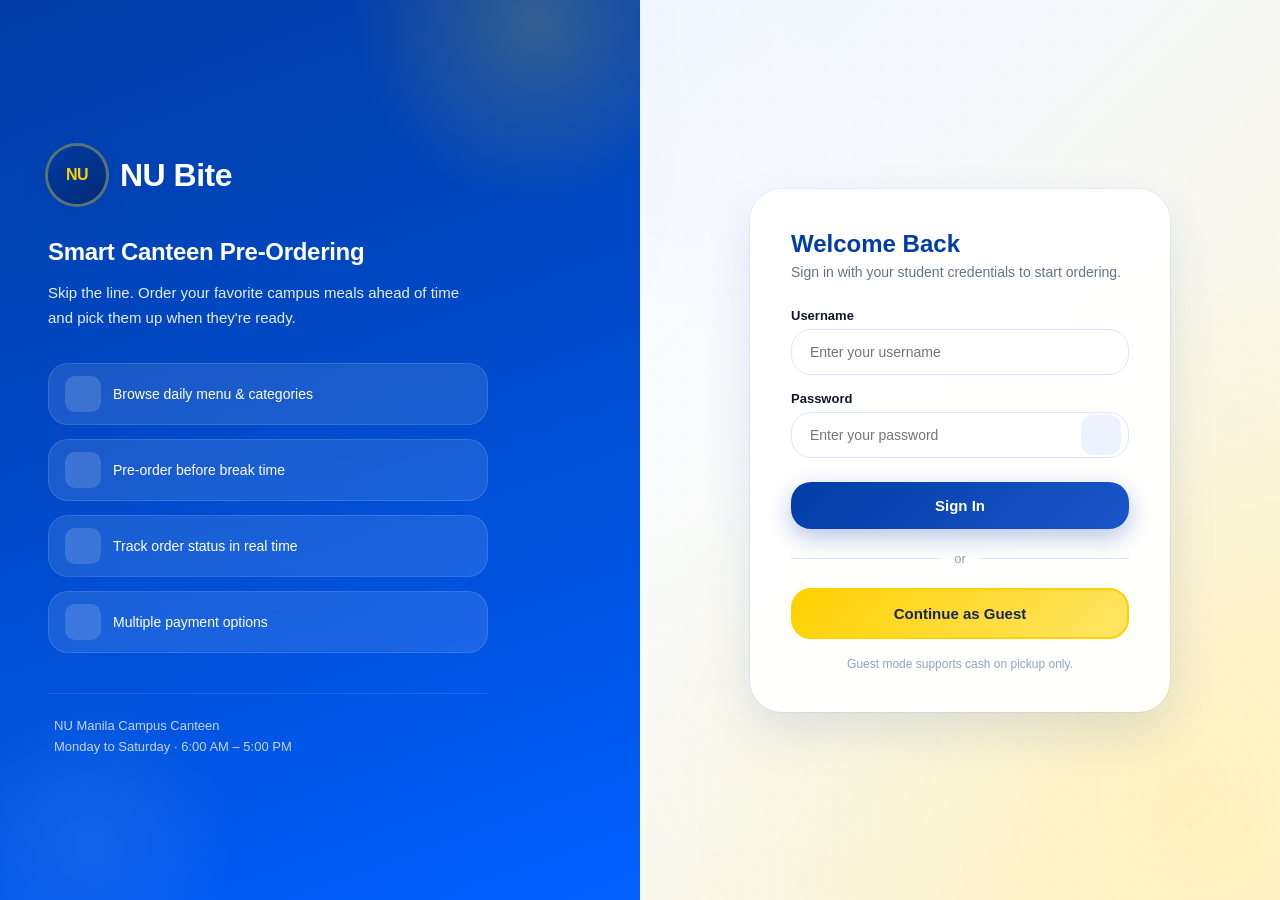
<file: index.html>
<!DOCTYPE html>
<html lang="en">
<head>
  <meta charset="UTF-8">
  <meta name="viewport" content="width=device-width, initial-scale=1.0">
  <meta http-equiv="refresh" content="0; url=login/login.html">
  <title>NU Bite</title>
</head>
<body>
  <p>Redirecting to <a href="login/login.html">NU Bite Login</a>...</p>
</body>
</html>
</file>
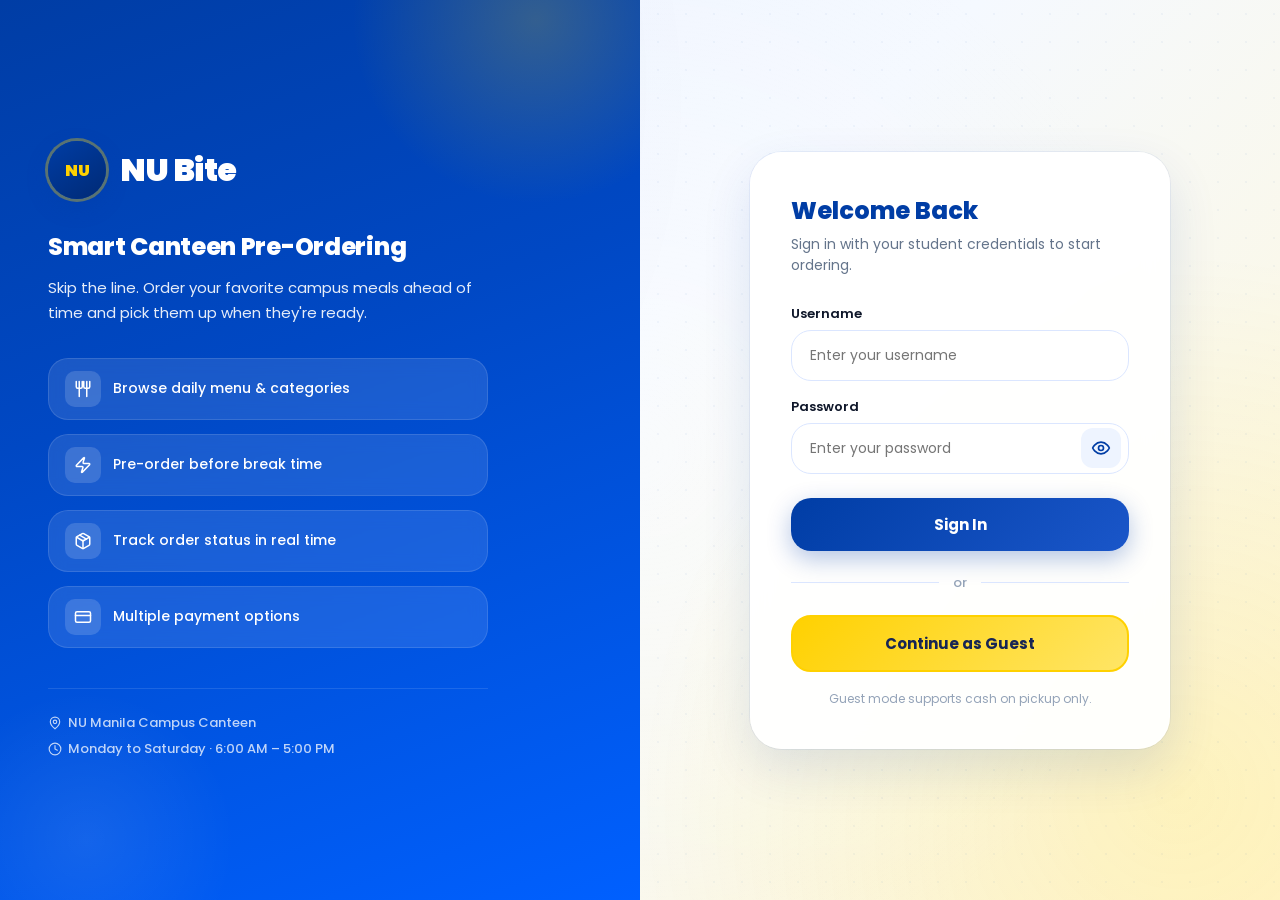
<file: admin/admin.html>
<!DOCTYPE html>
<html lang="en">
<head>
  <meta charset="UTF-8">
  <meta name="viewport" content="width=device-width, initial-scale=1.0">
  <title>NU Bite | Admin</title>
  <link rel="stylesheet" href="admin.css">
</head>
<body>

<div class="toast-container" id="toastContainer"></div>

<div class="admin-app">
  <aside class="sidebar">
    <div class="brand">
      <div class="logo">NU</div>
      <div>
        <h2>NU Bite</h2>
        <p id="adminBrandSub">Stall Dashboard</p>
      </div>
    </div>

    <div class="stall-admin-badge" id="stallAdminBadge">Stall 1</div>

    <nav>
      <button class="nav-btn active" onclick="showAdminTab('pending', this)">
        <span class="nav-icon" data-icon="clipboard"></span> Pending Orders
      </button>
      <button class="nav-btn" onclick="showAdminTab('completed', this)">
        <span class="nav-icon" data-icon="check-circle"></span> Completed Orders
      </button>
      <button class="nav-btn" onclick="showAdminTab('menu', this)">
        <span class="nav-icon" data-icon="utensils"></span> Menu Management
      </button>
      <button class="nav-btn" onclick="showAdminTab('reports', this)">
        <span class="nav-icon" data-icon="chart"></span> Sales & Reports
      </button>
      <button class="nav-btn" onclick="showAdminTab('feedback', this)">
        <span class="nav-icon" data-icon="message"></span> Feedback
      </button>
      <button class="nav-btn" onclick="showAdminTab('about', this)">
        <span class="nav-icon" data-icon="info"></span> About
      </button>
      <button class="nav-btn" onclick="showAdminTab('features', this)">
        <span class="nav-icon" data-icon="sparkles"></span> Features / Solution
      </button>
    </nav>

    <button class="logout-btn" onclick="logout()">Logout</button>
  </aside>

  <main class="main-panel">
    <div class="panel-header" id="panelHeader">
      <div>
        <h1 id="panelTitle">Pending Orders</h1>
        <p id="panelSubtitle">Manage incoming canteen orders in real time</p>
      </div>
      <div class="stats-row">
        <div class="stat-card">
          <span class="stat-value" id="statPending">0</span>
          <span class="stat-label">Pending</span>
        </div>
        <div class="stat-card gold">
          <span class="stat-value" id="statCompleted">0</span>
          <span class="stat-label">Completed</span>
        </div>
      </div>
    </div>

    <div class="admin-tools" id="adminTools">
      <div class="search-wrap">
        <span class="search-icon" data-icon="search" data-icon-size="sm" aria-hidden="true"></span>
        <input type="text" id="searchOrder" placeholder="Search order ID..." onkeyup="loadOrders()">
      </div>
      <input type="date" id="dateFilter" onchange="loadOrders()">
      <button type="button" class="btn-clear" onclick="clearFilters()">Clear Filters</button>
    </div>

    <section id="pendingTab">
      <div id="ordersContainer"></div>
    </section>

    <section id="completedTab" style="display:none;">
      <div id="completedContainer"></div>
    </section>

    <section id="aboutTab" style="display:none;">
      <div id="aboutMount"></div>
    </section>

    <section id="featuresTab" style="display:none;">
      <div id="featuresMount"></div>
    </section>

    <section id="menuTab" style="display:none;">
      <div class="menu-admin-header">
        <h2 id="menuAdminTitle">Menu Management</h2>
        <p id="menuAdminDesc">Manage menu items available at your stall.</p>
        <p id="menuCountLabel" class="feedback-count-label"></p>
      </div>
      <div class="menu-admin-toolbar">
        <button type="button" class="btn-add" onclick="openMenuForm()">+ Add Item</button>
        <div class="search-wrap">
          <span class="search-icon" data-icon="search" data-icon-size="sm" aria-hidden="true"></span>
          <input type="text" id="menuSearchAdmin" placeholder="Search menu items..." onkeyup="loadMenuAdmin()">
        </div>
        <select id="menuCategoryFilter" onchange="loadMenuAdmin()">
          <option value="">All categories</option>
          <option value="Breakfast">Breakfast</option>
          <option value="Lunch">Lunch</option>
          <option value="Drinks">Drinks</option>
        </select>
        <select id="menuStallFilter" onchange="loadMenuAdmin()">
          <option value="">All stalls</option>
          <option value="1">Stall 1</option>
          <option value="2">Stall 2</option>
          <option value="3">Stall 3</option>
        </select>
        <button type="button" class="btn-clear" onclick="clearMenuFilters()">Clear Filters</button>
      </div>
      <div id="menuAdminList"></div>
    </section>

    <section id="reportsTab" style="display:none;">
      <div id="reportsContainer"></div>
    </section>

    <section id="feedbackTab" style="display:none;">
      <div class="feedback-admin-header">
        <h2>Customer Feedback</h2>
        <p>View insights from students and guests about service, food quality, the NU Bite system, ambiance, and more.</p>
        <p id="feedbackCountLabel" class="feedback-count-label"></p>
      </div>
      <div class="feedback-admin-tools">
        <div class="search-wrap">
          <span class="search-icon" data-icon="search" data-icon-size="sm" aria-hidden="true"></span>
          <input type="text" id="feedbackSearch" placeholder="Search name or comments..." onkeyup="loadAdminFeedback()">
        </div>
        <input type="date" id="feedbackDateFilter" onchange="loadAdminFeedback()">
        <select id="feedbackRoleFilter" onchange="loadAdminFeedback()">
          <option value="">All roles</option>
          <option value="Student">Student</option>
          <option value="Guest">Guest</option>
        </select>
        <button type="button" class="btn-clear" onclick="clearFeedbackFilters()">Clear Filters</button>
      </div>
      <div id="feedbackContainer"></div>
    </section>
  </main>
</div>

<div class="logout-modal menu-form-modal" id="menuFormModal">
  <div class="logout-box">
    <h2 id="menuFormTitle">Add Menu Item</h2>
    <form id="menuItemForm" onsubmit="saveMenuItem(event)">
      <div class="menu-form-field">
        <label for="menuItemName">Item Name</label>
        <input type="text" id="menuItemName" placeholder="e.g. Pork Adobo" required>
      </div>
      <div class="menu-form-field">
        <label for="menuItemCategory">Category</label>
        <select id="menuItemCategory" required>
          <option value="Breakfast">Breakfast</option>
          <option value="Lunch">Lunch</option>
          <option value="Drinks">Drinks</option>
        </select>
      </div>
      <div class="menu-form-field">
        <label for="menuItemPrice">Price (₱)</label>
        <input type="number" id="menuItemPrice" min="0" step="1" placeholder="75" required>
      </div>
      <div class="menu-form-field">
        <label for="menuItemImg">Image Path</label>
        <input type="text" id="menuItemImg" placeholder="../images/item-name.png">
        <p class="menu-form-hint">Place image in the images folder, then use path like ../images/your-file.png</p>
      </div>
      <label class="menu-form-check">
        <input type="checkbox" id="menuItemPopular">
        Mark as Popular
      </label>
      <div class="menu-form-field" id="menuStallField">
        <label>Stall assignment</label>
        <label class="menu-form-check"><input type="checkbox" name="menuStall" value="1" checked> Stall 1</label>
        <label class="menu-form-check"><input type="checkbox" name="menuStall" value="2" checked> Stall 2</label>
        <label class="menu-form-check"><input type="checkbox" name="menuStall" value="3" checked> Stall 3</label>
      </div>
      <div class="menu-form-actions">
        <button type="button" class="cancel-btn" onclick="closeMenuForm()">Cancel</button>
        <button type="submit" class="confirm-btn">Save Item</button>
      </div>
    </form>
  </div>
</div>

<div class="logout-modal" id="logoutModal">
  <div class="logout-box">
    <div class="logout-icon" data-icon="log-out"></div>
    <h2>Logout?</h2>
    <p>Are you sure you want to logout from the admin panel?</p>

    <div class="logout-actions">
      <button class="cancel-btn" onclick="closeLogoutModal()">Cancel</button>
      <button class="confirm-btn" onclick="confirmLogout()">Yes, Logout</button>
    </div>
  </div>
</div>

<script src="../shared/icons.js"></script>
<script src="../shared/menu-data.js"></script>
<script src="../shared/admin-auth.js"></script>
<script src="../shared/about.js"></script>
<script src="../shared/features.js"></script>
<script src="../shared/feedback.js"></script>
<script src="menu-admin.js"></script>
<script src="stall-reports.js"></script>
<script src="admin.js"></script>
</body>
</html>
</file>
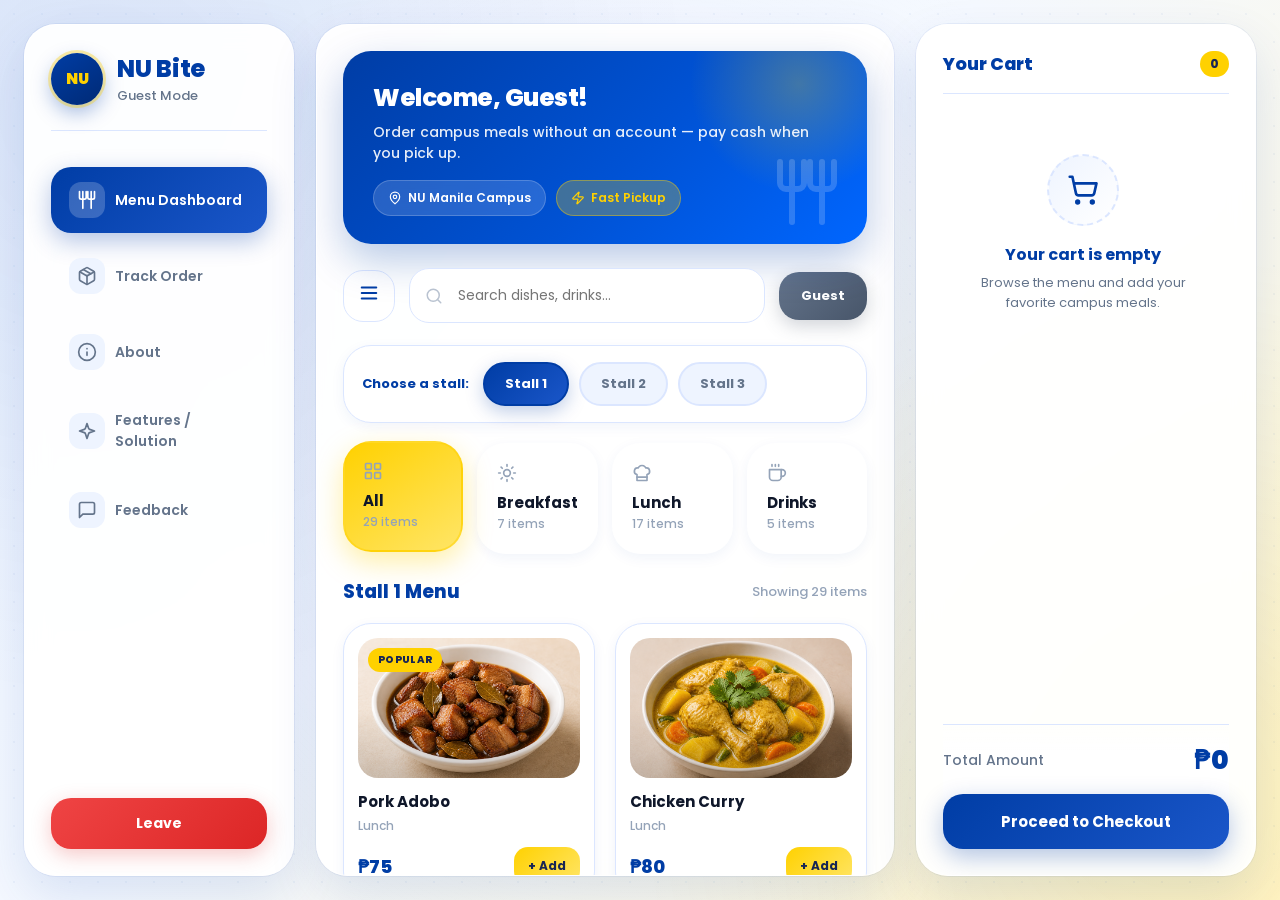
<file: guest/guest.html>
<!DOCTYPE html>
<html lang="en">
<head>
  <meta charset="UTF-8">
  <meta name="viewport" content="width=device-width, initial-scale=1.0">
  <title>NU Bite | Guest</title>
  <link rel="stylesheet" href="guest.css">
</head>
<body>

<div class="toast-container" id="toastContainer"></div>

<div class="student-app">
  <aside class="sidebar">
    <div class="brand">
      <div class="logo">NU</div>
      <div>
        <h2>NU Bite</h2>
        <p>Guest Mode</p>
      </div>
    </div>

    <nav>
      <button class="nav-btn active" onclick="showTab('menuTab', this)">
        <span class="nav-icon" data-icon="utensils"></span> Menu Dashboard
      </button>
      <button class="nav-btn" onclick="showTab('trackTab', this)">
        <span class="nav-icon" data-icon="package"></span> Track Order
      </button>
      <button class="nav-btn" onclick="showTab('aboutTab', this)">
        <span class="nav-icon" data-icon="info"></span> About
      </button>
      <button class="nav-btn" onclick="showTab('featuresTab', this)">
        <span class="nav-icon" data-icon="sparkles"></span> Features / Solution
      </button>
      <button class="nav-btn" onclick="showTab('feedbackTab', this)">
        <span class="nav-icon" data-icon="message"></span> Feedback
      </button>
    </nav>

    <button class="logout-btn" onclick="logout()">Leave</button>
  </aside>

  <main class="main-panel">
    <section id="menuTab" class="tab active">
      <div class="menu-hero">
        <div class="menu-hero-deco" data-icon="utensils" aria-hidden="true"></div>
        <div class="menu-hero-content">
          <h1 id="greeting">Welcome, Guest!</h1>
          <p>Order campus meals without an account — pay cash when you pick up.</p>
          <div class="hero-meta">
            <span class="hero-badge"><span data-icon="map-pin" data-icon-size="sm"></span> NU Manila Campus</span>
            <span class="hero-badge gold"><span data-icon="zap" data-icon-size="sm"></span> Fast Pickup</span>
          </div>
        </div>
      </div>

      <div class="topbar">
        <button class="hamburger" aria-label="Menu"><span data-icon="menu"></span></button>
        <div class="search-wrap">
          <span class="search-icon" data-icon="search" data-icon-size="sm" aria-hidden="true"></span>
          <input id="searchFood" placeholder="Search dishes, drinks..." onkeyup="displayMenu()">
        </div>
        <span class="student-badge">Guest</span>
      </div>

      <div class="stall-bar" id="stallBar">
        <span class="stall-bar-label">Choose a stall:</span>
        <button type="button" class="stall-btn active" data-stall="1" onclick="selectStall(1, this)">Stall 1</button>
        <button type="button" class="stall-btn" data-stall="2" onclick="selectStall(2, this)">Stall 2</button>
        <button type="button" class="stall-btn" data-stall="3" onclick="selectStall(3, this)">Stall 3</button>
      </div>

      <div class="categories" id="categoryBar">
        <button class="category active" data-cat="All" onclick="filterCategory('All')">
          <span class="cat-icon" data-icon="grid"></span>
          <b>All</b><span class="cat-count">0 items</span>
        </button>
        <button class="category" data-cat="Breakfast" onclick="filterCategory('Breakfast')">
          <span class="cat-icon" data-icon="sun"></span>
          <b>Breakfast</b><span class="cat-count">0 items</span>
        </button>
        <button class="category" data-cat="Lunch" onclick="filterCategory('Lunch')">
          <span class="cat-icon" data-icon="lunch"></span>
          <b>Lunch</b><span class="cat-count">0 items</span>
        </button>
        <button class="category" data-cat="Drinks" onclick="filterCategory('Drinks')">
          <span class="cat-icon" data-icon="cup"></span>
          <b>Drinks</b><span class="cat-count">0 items</span>
        </button>
      </div>

      <div class="menu-section-title">
        <h2 id="stallMenuTitle">Stall 1 Menu</h2>
        <span id="menuCount">Showing all items</span>
      </div>

      <div class="menu-grid" id="menuGrid"></div>
    </section>

    <section id="paymentTab" class="tab">
      <div class="payment-card">
        <h1>Checkout</h1>
        <p>Guests can pay with cash when picking up at the canteen.</p>

        <div class="order-recap" id="orderRecap"></div>

        <div class="payment-details">
          <h3>Fast Pickup</h3>
          <p>Please pay at the canteen counter when you pick up your order.</p>
        </div>

        <button onclick="payNow()">Place Order</button>
      </div>
    </section>

    <section id="trackTab" class="tab"></section>

    <section id="aboutTab" class="tab">
      <div id="aboutMount"></div>
    </section>

    <section id="featuresTab" class="tab">
      <div id="featuresMount"></div>
    </section>

    <section id="feedbackTab" class="tab">
      <div id="feedbackMount" data-role="Guest"></div>
    </section>
  </main>

  <aside class="cart-panel">
    <div class="cart-header">
      <h2>Your Cart</h2>
      <span class="cart-count" id="cartCount">0</span>
    </div>
    <div id="cartItems"></div>

    <div class="cart-bottom">
      <div class="cart-total-row">
        <span>Total Amount</span>
        <h2 id="total">₱0</h2>
      </div>
      <button onclick="checkout()">Proceed to Checkout</button>
    </div>
  </aside>
</div>

<div class="logout-modal" id="logoutModal">
  <div class="logout-box">
    <div class="logout-icon" data-icon="log-out"></div>
    <h2>Leave Guest Mode?</h2>
    <p>Are you sure you want to return to the login page?</p>

    <div class="logout-actions">
      <button class="cancel-btn" onclick="closeLogoutModal()">Cancel</button>
      <button class="confirm-btn" onclick="confirmLogout()">Yes, Leave</button>
    </div>
  </div>
</div>

<script src="../shared/icons.js"></script>
<script src="../shared/menu-data.js"></script>
<script src="../shared/about.js"></script>
<script src="../shared/features.js"></script>
<script src="../shared/feedback.js"></script>
<script src="guest.js"></script>
</body>
</html>
</file>
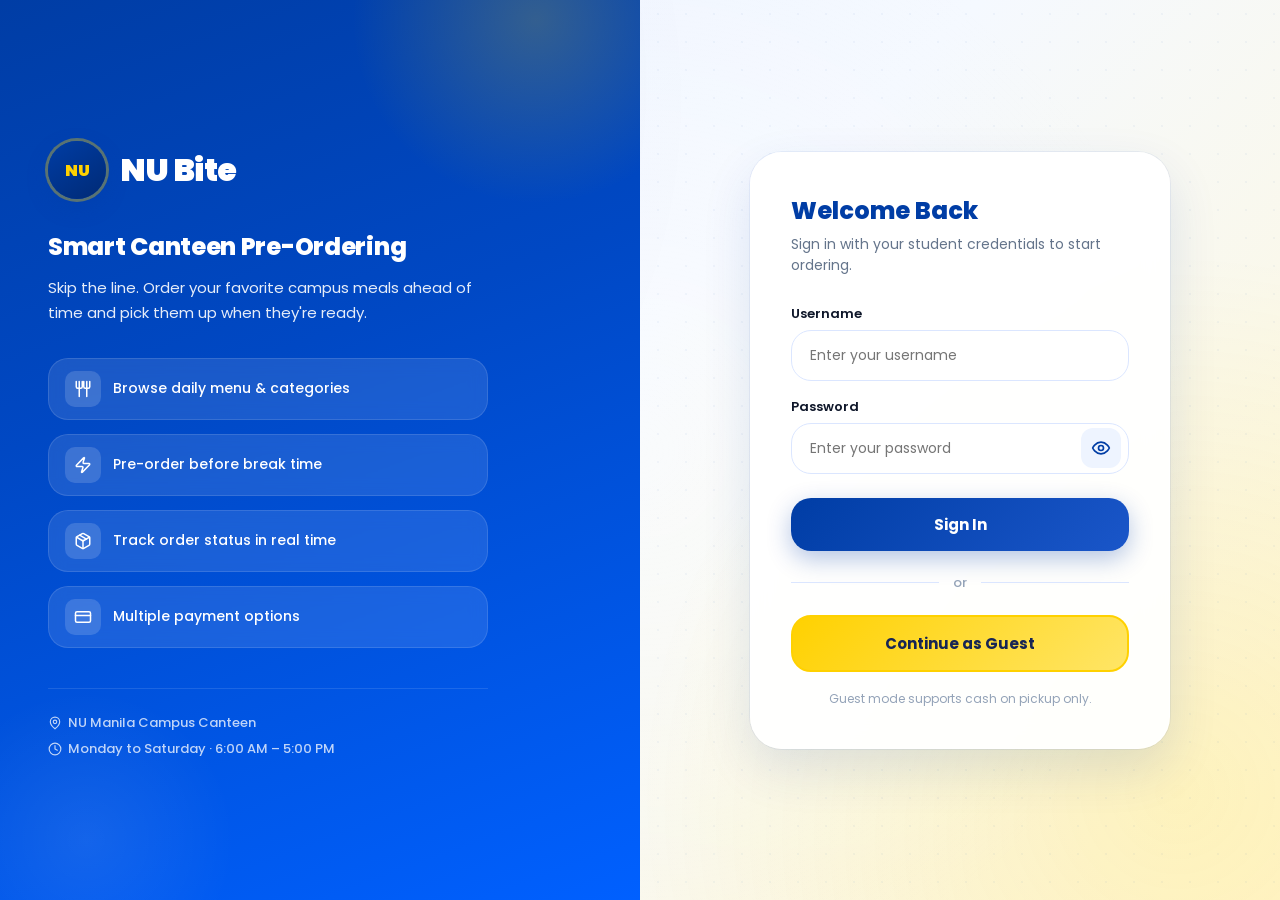
<file: login/login.html>
<!DOCTYPE html>
<html lang="en">
<head>
  <meta charset="UTF-8">
  <meta name="viewport" content="width=device-width, initial-scale=1.0">
  <title>NU Bite | Login</title>
  <link rel="stylesheet" href="login.css">
</head>
<body>

<div class="login-layout">
  <aside class="login-hero">
    <div class="hero-inner">
      <div class="brand-center">
        <div class="brand-logo">NU</div>
        <h1>NU Bite</h1>
      </div>

      <h2>Smart Canteen Pre-Ordering</h2>
      <p class="hero-desc">
        Skip the line. Order your favorite campus meals ahead of time and pick them up when they're ready.
      </p>

      <ul class="hero-features">
        <li><span class="feature-icon" data-icon="utensils"></span> Browse daily menu & categories</li>
        <li><span class="feature-icon" data-icon="zap"></span> Pre-order before break time</li>
        <li><span class="feature-icon" data-icon="package"></span> Track order status in real time</li>
        <li><span class="feature-icon" data-icon="credit-card"></span> Multiple payment options</li>
      </ul>

      <div class="hero-footer">
        <span class="hero-footer-item"><span data-icon="map-pin" data-icon-size="sm"></span> NU Manila Campus Canteen</span>
        <span class="hero-footer-item"><span data-icon="clock" data-icon-size="sm"></span> Monday to Saturday · 6:00 AM – 5:00 PM</span>
      </div>
    </div>
  </aside>

  <main class="login-page">
    <section class="login-card">
      <div class="login-card-header">
        <h2>Welcome Back</h2>
        <p>Sign in with your student credentials to start ordering.</p>
      </div>

      <label class="field-label" for="username">Username</label>
      <input type="text" id="username" placeholder="Enter your username">

      <label class="field-label" for="password">Password</label>
      <div class="password-wrap">
        <input type="password" id="password" placeholder="Enter your password">
        <button type="button" id="togglePasswordBtn" onclick="togglePassword()" aria-label="Toggle password"><span data-icon="eye"></span></button>
      </div>

      <button class="login-btn" onclick="loginUser()">Sign In</button>

      <div class="divider"><span>or</span></div>

      <button class="guest-btn" onclick="continueAsGuest()">
        Continue as Guest
      </button>

      <p class="login-note">Guest mode supports cash on pickup only.</p>
    </section>
  </main>
</div>

<div class="logout-modal" id="loginErrorModal">
  <div class="logout-box">
    <div class="logout-icon" data-icon="alert"></div>
    <h2>Login Failed</h2>
    <p>Invalid username or password. Please try again.</p>

    <div class="logout-actions">
      <button class="confirm-btn" onclick="closeLoginErrorModal()">Try Again</button>
    </div>
  </div>
</div>

<script src="../shared/icons.js"></script>
<script src="../shared/menu-data.js"></script>
<script src="../shared/admin-auth.js"></script>
<script src="login.js"></script>
</body>
</html>
</file>
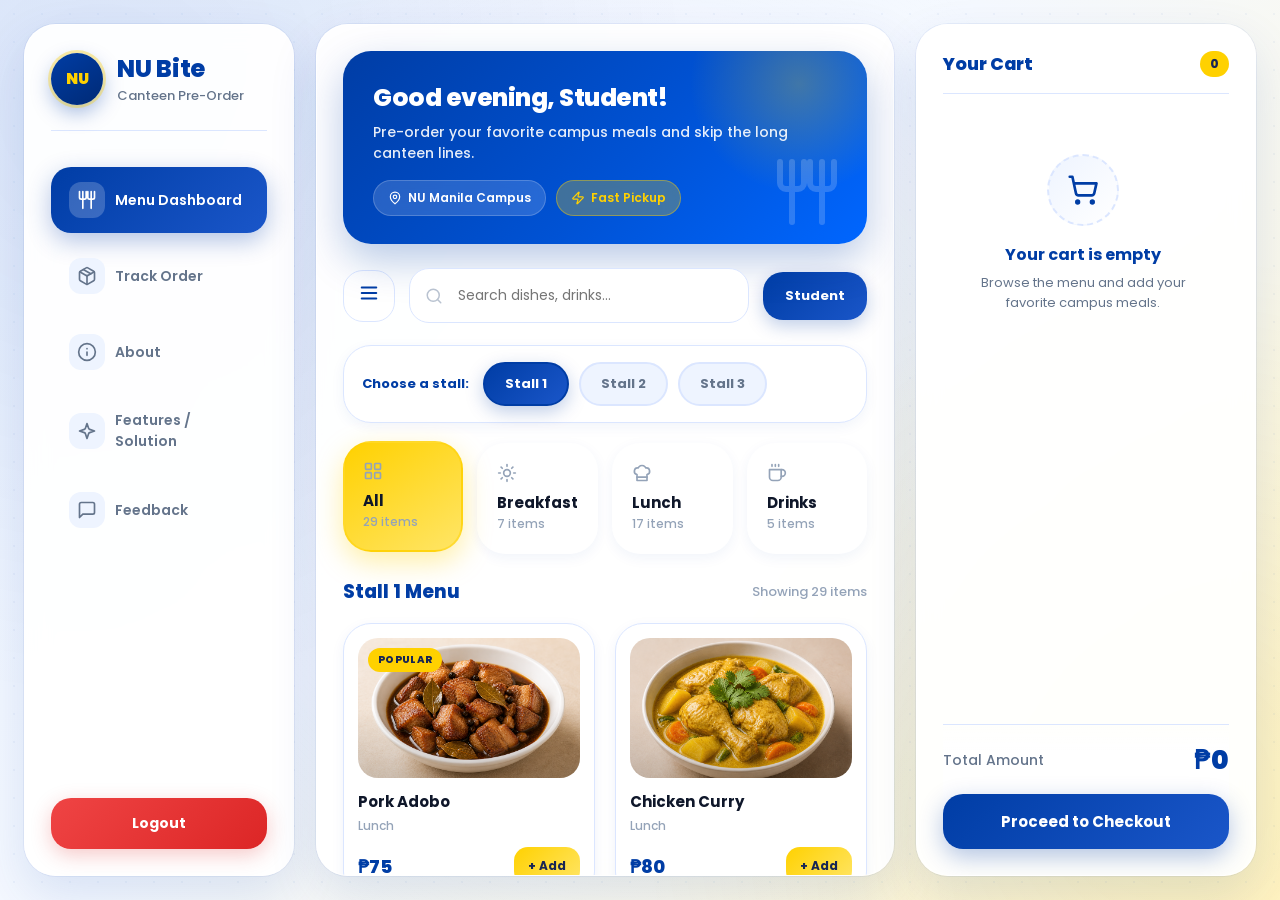
<file: student/student.html>
<!DOCTYPE html>
<html lang="en">
<head>
  <meta charset="UTF-8">
  <meta name="viewport" content="width=device-width, initial-scale=1.0">
  <title>NU Bite | Student</title>
  <link rel="stylesheet" href="student.css">
</head>
<body>

<div class="toast-container" id="toastContainer"></div>

<div class="student-app">
  <aside class="sidebar">
    <div class="brand">
      <div class="logo">NU</div>
      <div>
        <h2>NU Bite</h2>
        <p>Canteen Pre-Order</p>
      </div>
    </div>

    <nav>
      <button class="nav-btn active" onclick="showTab('menuTab', this)">
        <span class="nav-icon" data-icon="utensils"></span> Menu Dashboard
      </button>
      <button class="nav-btn" onclick="showTab('trackTab', this)">
        <span class="nav-icon" data-icon="package"></span> Track Order
      </button>
      <button class="nav-btn" onclick="showTab('aboutTab', this)">
        <span class="nav-icon" data-icon="info"></span> About
      </button>
      <button class="nav-btn" onclick="showTab('featuresTab', this)">
        <span class="nav-icon" data-icon="sparkles"></span> Features / Solution
      </button>
      <button class="nav-btn" onclick="showTab('feedbackTab', this)">
        <span class="nav-icon" data-icon="message"></span> Feedback
      </button>
    </nav>

    <button class="logout-btn" onclick="logout()">Logout</button>
  </aside>

  <main class="main-panel">
    <section id="menuTab" class="tab active">
      <div class="menu-hero">
        <div class="menu-hero-deco" data-icon="utensils" aria-hidden="true"></div>
        <div class="menu-hero-content">
          <h1 id="greeting">Welcome to NU Bite!</h1>
          <p>Pre-order your favorite campus meals and skip the long canteen lines.</p>
          <div class="hero-meta">
            <span class="hero-badge"><span data-icon="map-pin" data-icon-size="sm"></span> NU Manila Campus</span>
            <span class="hero-badge gold"><span data-icon="zap" data-icon-size="sm"></span> Fast Pickup</span>
          </div>
        </div>
      </div>

      <div class="topbar">
        <button class="hamburger" aria-label="Menu"><span data-icon="menu"></span></button>
        <div class="search-wrap">
          <span class="search-icon" data-icon="search" data-icon-size="sm" aria-hidden="true"></span>
          <input id="searchFood" placeholder="Search dishes, drinks..." onkeyup="displayMenu()">
        </div>
        <span class="student-badge">Student</span>
      </div>

      <div class="stall-bar" id="stallBar">
        <span class="stall-bar-label">Choose a stall:</span>
        <button type="button" class="stall-btn active" data-stall="1" onclick="selectStall(1, this)">Stall 1</button>
        <button type="button" class="stall-btn" data-stall="2" onclick="selectStall(2, this)">Stall 2</button>
        <button type="button" class="stall-btn" data-stall="3" onclick="selectStall(3, this)">Stall 3</button>
      </div>

      <div class="categories" id="categoryBar">
        <button class="category active" data-cat="All" onclick="filterCategory('All')">
          <span class="cat-icon" data-icon="grid"></span>
          <b>All</b><span class="cat-count">0 items</span>
        </button>
        <button class="category" data-cat="Breakfast" onclick="filterCategory('Breakfast')">
          <span class="cat-icon" data-icon="sun"></span>
          <b>Breakfast</b><span class="cat-count">0 items</span>
        </button>
        <button class="category" data-cat="Lunch" onclick="filterCategory('Lunch')">
          <span class="cat-icon" data-icon="lunch"></span>
          <b>Lunch</b><span class="cat-count">0 items</span>
        </button>
        <button class="category" data-cat="Drinks" onclick="filterCategory('Drinks')">
          <span class="cat-icon" data-icon="cup"></span>
          <b>Drinks</b><span class="cat-count">0 items</span>
        </button>
      </div>

      <div class="menu-section-title">
        <h2 id="stallMenuTitle">Stall 1 Menu</h2>
        <span id="menuCount">Showing all items</span>
      </div>

      <div class="menu-grid" id="menuGrid"></div>
    </section>

    <section id="paymentTab" class="tab">
      <div class="payment-card">
        <h1>Checkout & Payment</h1>
        <p>Review your order and choose how you'd like to pay.</p>

        <div class="order-recap" id="orderRecap"></div>

        <select id="paymentMethod" onchange="showPaymentDetails()">
          <option value="Cash on Pickup">Cash on Pickup</option>
          <option value="GCash QR Code">GCash QR Code</option>
          <option value="GCash Number Transfer">GCash Number Transfer</option>
          <option value="Instapay Transfer">Instapay Transfer</option>
        </select>

        <div id="paymentDetails" class="payment-details"></div>

        <button onclick="payNow()">Confirm & Pay</button>
      </div>
    </section>

    <section id="trackTab" class="tab"></section>

    <section id="aboutTab" class="tab">
      <div id="aboutMount"></div>
    </section>

    <section id="featuresTab" class="tab">
      <div id="featuresMount"></div>
    </section>

    <section id="feedbackTab" class="tab">
      <div id="feedbackMount" data-role="Student"></div>
    </section>

    <section id="accountTab" class="tab">
      <div class="payment-card">
        <h1>Account Settings</h1>
        <input placeholder="Student Name">
        <input placeholder="Student Number">
        <button>Save Changes</button>
      </div>
    </section>
  </main>

  <aside class="cart-panel">
    <div class="cart-header">
      <h2>Your Cart</h2>
      <span class="cart-count" id="cartCount">0</span>
    </div>
    <div id="cartItems"></div>

    <div class="cart-bottom">
      <div class="cart-total-row">
        <span>Total Amount</span>
        <h2 id="total">₱0</h2>
      </div>
      <button onclick="checkout()">Proceed to Checkout</button>
    </div>
  </aside>
</div>

<div class="logout-modal" id="logoutModal">
  <div class="logout-box">
    <div class="logout-icon" data-icon="log-out"></div>
    <h2>Logout?</h2>
    <p>Are you sure you want to logout from your student account?</p>

    <div class="logout-actions">
      <button class="cancel-btn" onclick="closeLogoutModal()">Cancel</button>
      <button class="confirm-btn" onclick="confirmLogout()">Yes, Logout</button>
    </div>
  </div>
</div>

<script src="../shared/icons.js"></script>
<script src="../shared/menu-data.js"></script>
<script src="../shared/about.js"></script>
<script src="../shared/features.js"></script>
<script src="../shared/feedback.js"></script>
<script src="student.js"></script>
</body>
</html>
</file>
<file: admin/admin.css>
@import url('../shared/nubite.css');
@import url('../shared/about.css');
@import url('../shared/features.css');
@import url('../shared/feedback.css');
@import url('../shared/menu-admin.css');

.admin-app {
  position: relative;
  z-index: 1;
  height: 100vh;
  display: grid;
  grid-template-columns: 270px 1fr;
  gap: 22px;
  padding: 24px;
  overflow: hidden;
}

.sidebar,
.main-panel {
  background: var(--surface-elevated);
  border: 1px solid rgba(255, 255, 255, 0.8);
  border-radius: var(--radius-xl);
  padding: 26px;
  box-shadow: var(--shadow-glow);
  backdrop-filter: blur(12px);
}

.sidebar {
  display: flex;
  flex-direction: column;
  overflow: hidden;
  height: calc(100vh - 48px);
  min-height: 0;
}

.sidebar .brand,
.sidebar .stall-admin-badge {
  flex-shrink: 0;
}

.sidebar nav {
  flex: 1;
  min-height: 0;
  overflow-y: auto;
  overflow-x: hidden;
  margin-bottom: 14px;
  padding-right: 4px;
}

.sidebar nav::-webkit-scrollbar {
  width: 6px;
}

.sidebar nav::-webkit-scrollbar-thumb {
  background: var(--border-strong);
  border-radius: 999px;
}

.sidebar nav::-webkit-scrollbar-track {
  background: transparent;
}

.brand {
  display: flex;
  gap: 14px;
  align-items: center;
  margin-bottom: 20px;
  padding-bottom: 24px;
  border-bottom: 1px solid var(--border);
}

.stall-admin-badge {
  display: inline-block;
  align-self: flex-start;
  margin-bottom: 16px;
  padding: 8px 16px;
  border-radius: 999px;
  background: linear-gradient(135deg, var(--nu-blue) 0%, var(--nu-blue-light) 100%);
  color: white;
  font-size: 12px;
  font-weight: 700;
  box-shadow: 0 6px 18px rgba(0, 61, 165, 0.25);
}

.reports-header {
  margin-bottom: 22px;
}

.reports-header h2 {
  color: var(--nu-blue);
  font-weight: 800;
  font-size: 1.35rem;
}

.reports-header p {
  color: var(--text-secondary);
  font-size: 14px;
  margin-top: 4px;
}

.reports-grid {
  display: grid;
  grid-template-columns: repeat(auto-fit, minmax(160px, 1fr));
  gap: 14px;
  margin-bottom: 22px;
}

.report-card {
  background: white;
  border: 1px solid var(--border);
  border-radius: var(--radius-lg);
  padding: 22px 18px;
  text-align: center;
  box-shadow: var(--shadow-sm);
}

.report-card.gold {
  background: linear-gradient(145deg, #fff9e6 0%, #fff 100%);
  border-color: rgba(255, 209, 0, 0.4);
}

.report-card.highlight {
  background: linear-gradient(145deg, #eef4ff 0%, #fff 100%);
  border-color: var(--border-strong);
}

.report-value {
  display: block;
  font-size: 1.6rem;
  font-weight: 800;
  color: var(--nu-blue);
  margin-bottom: 6px;
}

.report-label {
  font-size: 12px;
  font-weight: 600;
  color: var(--text-secondary);
  text-transform: uppercase;
  letter-spacing: 0.04em;
}

.report-panel {
  background: white;
  border: 1px solid var(--border);
  border-radius: var(--radius-lg);
  padding: 22px;
  margin-bottom: 16px;
  box-shadow: var(--shadow-sm);
}

.report-panel h3 {
  color: var(--nu-blue);
  font-size: 1rem;
  font-weight: 800;
  margin-bottom: 14px;
}

.report-list {
  list-style: none;
}

.report-list li {
  display: flex;
  justify-content: space-between;
  gap: 12px;
  padding: 10px 0;
  border-bottom: 1px solid var(--border);
  font-size: 14px;
  color: var(--text-primary);
}

.report-list li:last-child {
  border-bottom: none;
}

.nav-btn {
  width: 100%;
  padding: 15px 18px;
  margin-bottom: 10px;
  border: none;
  border-radius: var(--radius-md);
  background: transparent;
  text-align: left;
  font-weight: 600;
  font-size: 14px;
  cursor: pointer;
  color: var(--text-secondary);
  transition: var(--transition);
  font-family: inherit;
  display: flex;
  align-items: center;
  gap: 10px;
}

.nav-btn .nav-icon {
  width: 36px;
  height: 36px;
  border-radius: 12px;
  background: var(--input-bg);
  display: grid;
  place-items: center;
  font-size: 16px;
  transition: var(--transition);
}

.nav-btn:hover {
  background: var(--input-bg);
  color: var(--nu-blue);
}

.nav-btn:hover .nav-icon,
.nav-btn.active .nav-icon {
  background: rgba(255, 255, 255, 0.2);
}

.nav-btn.active {
  background: linear-gradient(135deg, var(--nu-blue) 0%, var(--nu-blue-light) 100%);
  color: white;
  box-shadow: 0 8px 24px rgba(0, 61, 165, 0.3);
}

.logout-btn {
  flex-shrink: 0;
  width: 100%;
  padding: 15px;
  border: none;
  border-radius: var(--radius-md);
  background: linear-gradient(135deg, #ef4444 0%, var(--danger) 100%);
  color: white;
  font-weight: 700;
  font-size: 14px;
  cursor: pointer;
  transition: var(--transition);
  font-family: inherit;
  box-shadow: 0 6px 20px rgba(220, 38, 38, 0.25);
}

.logout-btn:hover {
  transform: translateY(-1px);
  box-shadow: 0 8px 24px rgba(220, 38, 38, 0.35);
}

.main-panel {
  height: calc(100vh - 48px);
  overflow-y: auto;
}

.main-panel::-webkit-scrollbar {
  width: 6px;
}

.main-panel::-webkit-scrollbar-thumb {
  background: var(--border-strong);
  border-radius: 999px;
}

.panel-header {
  display: flex;
  justify-content: space-between;
  align-items: flex-start;
  gap: 20px;
  margin-bottom: 24px;
  flex-wrap: wrap;
}

.panel-header h1 {
  color: var(--nu-blue);
  font-size: 1.5rem;
  font-weight: 800;
  margin-bottom: 4px;
}

.panel-header > div > p {
  color: var(--text-secondary);
  font-size: 14px;
}

.stats-row {
  display: flex;
  gap: 12px;
}

.stat-card {
  background: white;
  border: 1px solid var(--border);
  border-radius: var(--radius-md);
  padding: 14px 20px;
  text-align: center;
  min-width: 90px;
  box-shadow: var(--shadow-sm);
}

.stat-card.gold {
  border-color: rgba(255, 209, 0, 0.5);
  background: linear-gradient(145deg, #fffef5, #fff9e0);
}

.stat-value {
  display: block;
  font-size: 1.5rem;
  font-weight: 900;
  color: var(--nu-blue);
  line-height: 1;
}

.stat-card.gold .stat-value {
  color: var(--nu-gold-text);
}

.stat-label {
  font-size: 11px;
  font-weight: 600;
  color: var(--text-muted);
  text-transform: uppercase;
  letter-spacing: 0.5px;
  margin-top: 4px;
  display: block;
}

.admin-tools {
  display: flex;
  gap: 12px;
  margin-bottom: 24px;
  flex-wrap: wrap;
}

.search-wrap {
  flex: 1;
  min-width: 200px;
  position: relative;
}

.search-wrap input {
  width: 100%;
  padding: 14px 18px 14px 44px;
  border: 1px solid var(--border);
  border-radius: var(--radius-md);
  outline: none;
  font-family: inherit;
  font-size: 14px;
  background: white;
  transition: var(--transition);
}

.search-wrap input:focus,
.admin-tools input[type="date"]:focus {
  border-color: var(--nu-blue);
  box-shadow: 0 0 0 3px rgba(0, 61, 165, 0.1);
}

.admin-tools input[type="date"] {
  padding: 14px 16px;
  border: 1px solid var(--border);
  border-radius: var(--radius-md);
  outline: none;
  font-family: inherit;
  font-size: 14px;
  background: white;
}

.admin-tools .btn-clear {
  flex-shrink: 0;
}

.order-card {
  background: white;
  padding: 22px;
  border-radius: var(--radius-lg);
  margin-bottom: 16px;
  box-shadow: var(--shadow-sm);
  border: 1px solid var(--border);
  transition: var(--transition);
}

.order-card:hover {
  box-shadow: var(--shadow-md);
  border-color: var(--border-strong);
}

.order-card h3 {
  color: var(--nu-blue);
  font-weight: 800;
  font-size: 1rem;
}

.order-card > p {
  color: var(--text-secondary);
  font-size: 13px;
  margin-top: 4px;
}

.order-top {
  display: flex;
  justify-content: space-between;
  gap: 15px;
  align-items: flex-start;
  margin-bottom: 14px;
}

.status-pill {
  padding: 8px 14px;
  border-radius: 999px;
  font-weight: 700;
  font-size: 12px;
  white-space: nowrap;
}

.status-preparing {
  background: #fff3cd;
  color: #92400e;
}

.status-ready {
  background: #dcfce7;
  color: #166534;
}

.status-picked {
  background: #dbeafe;
  color: var(--nu-blue);
}

.items-box {
  background: var(--surface);
  padding: 16px;
  border-radius: var(--radius-md);
  margin: 14px 0;
  border: 1px solid var(--border);
}

.items-box b {
  color: var(--nu-blue);
  font-size: 13px;
}

.items-box ul {
  margin-top: 10px;
  padding-left: 0;
  list-style: none;
}

.items-box li {
  padding: 6px 0;
  border-bottom: 1px dashed var(--border);
  font-size: 13px;
  color: var(--text-secondary);
}

.items-box li:last-child {
  border-bottom: none;
}

.actions {
  display: flex;
  flex-wrap: wrap;
  gap: 10px;
  margin-top: 4px;
}

.actions button {
  padding: 11px 18px;
  border: none;
  border-radius: var(--radius-sm);
  font-weight: 700;
  font-size: 13px;
  cursor: pointer;
  font-family: inherit;
  transition: var(--transition);
}

.actions button:hover {
  transform: translateY(-1px);
}

.ready {
  background: var(--success);
  color: white;
}

.prep {
  background: var(--warning);
  color: white;
}

.picked {
  background: linear-gradient(135deg, var(--nu-blue), var(--nu-blue-light));
  color: white;
}

.empty-message {
  background: white;
  padding: 48px 32px;
  border-radius: var(--radius-lg);
  color: var(--text-secondary);
  text-align: center;
  border: 2px dashed var(--border);
  font-size: 14px;
}

@media (max-width: 900px) {
  .admin-app {
    grid-template-columns: 1fr;
    height: auto;
    min-height: 100vh;
    overflow-y: auto;
  }

  .sidebar,
  .main-panel {
    height: auto;
  }

  .panel-header {
    flex-direction: column;
  }
}
</file>
<file: guest/guest.css>
@import url('../student/student.css');

.student-badge {
  background: linear-gradient(135deg, #64748b 0%, #475569 100%);
  box-shadow: 0 6px 18px rgba(71, 85, 105, 0.25);
}
</file>
<file: login/login.css>
@import url('../shared/nubite.css');

.login-layout {
  position: relative;
  z-index: 1;
  min-height: 100vh;
  display: grid;
  grid-template-columns: 1fr 1fr;
}

.login-hero {
  background: linear-gradient(160deg, var(--nu-blue) 0%, #0048c4 40%, #0060ff 100%);
  color: white;
  padding: 48px;
  display: flex;
  align-items: center;
  position: relative;
  overflow: hidden;
}

.login-hero::before {
  content: "";
  position: absolute;
  top: -20%;
  right: -15%;
  width: 400px;
  height: 400px;
  background: radial-gradient(circle, rgba(255, 209, 0, 0.2) 0%, transparent 65%);
  border-radius: 50%;
}

.login-hero::after {
  content: "";
  position: absolute;
  bottom: -10%;
  left: -10%;
  width: 300px;
  height: 300px;
  background: radial-gradient(circle, rgba(255, 255, 255, 0.08) 0%, transparent 70%);
  border-radius: 50%;
}

.hero-inner {
  position: relative;
  z-index: 1;
  max-width: 440px;
}

.brand-center {
  display: flex;
  align-items: center;
  gap: 14px;
  margin-bottom: 32px;
}

.brand-center h1 {
  color: white;
  font-size: 2rem;
  font-weight: 900;
  letter-spacing: -0.5px;
}

.login-hero h2 {
  font-size: 1.5rem;
  font-weight: 800;
  margin-bottom: 14px;
  line-height: 1.3;
  letter-spacing: -0.3px;
}

.hero-desc {
  font-size: 15px;
  line-height: 1.65;
  opacity: 0.9;
  margin-bottom: 32px;
  font-weight: 400;
}

.hero-features {
  list-style: none;
  display: flex;
  flex-direction: column;
  gap: 14px;
  margin-bottom: 40px;
}

.hero-features li {
  display: flex;
  align-items: center;
  gap: 12px;
  font-size: 14px;
  font-weight: 500;
  background: rgba(255, 255, 255, 0.1);
  padding: 12px 16px;
  border-radius: var(--radius-md);
  border: 1px solid rgba(255, 255, 255, 0.12);
  backdrop-filter: blur(8px);
}

.hero-features .feature-icon {
  flex-shrink: 0;
}

.hero-footer {
  display: flex;
  flex-direction: column;
  gap: 6px;
  font-size: 13px;
  opacity: 0.75;
  font-weight: 500;
  padding-top: 24px;
  border-top: 1px solid rgba(255, 255, 255, 0.15);
}

.login-page {
  display: flex;
  justify-content: center;
  align-items: center;
  padding: 40px;
}

.login-card {
  width: 100%;
  max-width: 420px;
  background: var(--surface-elevated);
  padding: 40px;
  border-radius: var(--radius-xl);
  box-shadow: var(--shadow-glow);
  border: 1px solid rgba(255, 255, 255, 0.9);
  backdrop-filter: blur(12px);
}

.login-card-header {
  margin-bottom: 28px;
}

.login-card-header h2 {
  color: var(--nu-blue);
  font-size: 1.5rem;
  font-weight: 800;
  margin-bottom: 6px;
}

.login-card-header p {
  color: var(--text-secondary);
  font-size: 14px;
}

.field-label {
  display: block;
  font-size: 13px;
  font-weight: 600;
  color: var(--text-primary);
  margin-bottom: 6px;
  margin-top: 16px;
}

.field-label:first-of-type {
  margin-top: 0;
}

.login-card input {
  width: 100%;
  padding: 14px 18px;
  border-radius: var(--radius-md);
  font-size: 14px;
  border: 1px solid var(--border);
  outline: none;
  font-family: inherit;
  transition: var(--transition);
}

.login-card input:focus {
  border-color: var(--nu-blue);
  box-shadow: 0 0 0 3px rgba(0, 61, 165, 0.1);
}

.login-btn {
  width: 100%;
  padding: 15px;
  margin-top: 24px;
  border: none;
  border-radius: var(--radius-md);
  background: linear-gradient(135deg, var(--nu-blue) 0%, var(--nu-blue-light) 100%);
  color: white;
  font-weight: 700;
  font-size: 15px;
  cursor: pointer;
  font-family: inherit;
  box-shadow: 0 8px 24px rgba(0, 61, 165, 0.3);
  transition: var(--transition);
}

.login-btn:hover {
  transform: translateY(-1px);
  box-shadow: 0 12px 28px rgba(0, 61, 165, 0.35);
}

.divider {
  display: flex;
  align-items: center;
  gap: 14px;
  margin: 22px 0;
  color: var(--text-muted);
  font-size: 13px;
  font-weight: 500;
}

.divider::before,
.divider::after {
  content: "";
  flex: 1;
  height: 1px;
  background: var(--border);
}

.guest-btn {
  width: 100%;
  padding: 15px;
  border: 2px solid var(--nu-gold);
  border-radius: var(--radius-md);
  background: linear-gradient(135deg, var(--nu-gold) 0%, #ffe566 100%);
  color: var(--nu-gold-text);
  font-weight: 700;
  font-size: 15px;
  cursor: pointer;
  font-family: inherit;
  transition: var(--transition);
}

.guest-btn:hover {
  transform: translateY(-1px);
  box-shadow: 0 8px 24px rgba(255, 209, 0, 0.35);
}

.login-note {
  text-align: center;
  margin-top: 18px;
  font-size: 12px;
  color: var(--text-muted);
}

.password-wrap {
  position: relative;
  width: 100%;
}

.password-wrap input {
  padding-right: 56px;
}

.password-wrap button {
  position: absolute;
  right: 8px;
  top: 50%;
  transform: translateY(-50%);
  width: 40px;
  height: 40px;
  padding: 0;
  border: none;
  border-radius: 12px;
  background: var(--input-bg);
  color: var(--nu-blue);
  display: flex;
  align-items: center;
  justify-content: center;
  font-size: 18px;
  cursor: pointer;
  font-family: inherit;
  transition: var(--transition);
}

.password-wrap button:hover {
  background: var(--border);
}

#loginErrorModal .logout-icon {
  background: #fff3cd;
  color: #92400e;
}

#loginErrorModal .confirm-btn {
  background: var(--nu-blue);
}

@media (max-width: 900px) {
  .login-layout {
    grid-template-columns: 1fr;
  }

  .login-hero {
    padding: 36px 28px;
  }

  .hero-features {
    margin-bottom: 24px;
  }

  .hero-footer {
    display: none;
  }

  .login-page {
    padding: 24px;
  }
}
</file>
<file: student/student.css>
@import url('../shared/nubite.css');
@import url('../shared/about.css');
@import url('../shared/features.css');
@import url('../shared/feedback.css');

.student-app {
  position: relative;
  z-index: 1;
  height: 100vh;
  display: grid;
  grid-template-columns: 270px 1fr 340px;
  gap: 22px;
  padding: 24px;
  overflow: hidden;
}

.sidebar,
.main-panel,
.cart-panel {
  background: var(--surface-elevated);
  border: 1px solid rgba(255, 255, 255, 0.8);
  border-radius: var(--radius-xl);
  padding: 26px;
  box-shadow: var(--shadow-glow);
  height: calc(100vh - 48px);
  backdrop-filter: blur(12px);
}

.sidebar {
  display: flex;
  flex-direction: column;
  overflow: hidden;
}

.brand {
  display: flex;
  gap: 14px;
  align-items: center;
  margin-bottom: 36px;
  padding-bottom: 24px;
  border-bottom: 1px solid var(--border);
}

.nav-btn {
  width: 100%;
  padding: 15px 18px;
  margin-bottom: 10px;
  border: none;
  border-radius: var(--radius-md);
  background: transparent;
  text-align: left;
  font-weight: 600;
  font-size: 14px;
  cursor: pointer;
  color: var(--text-secondary);
  transition: var(--transition);
  font-family: inherit;
  display: flex;
  align-items: center;
  gap: 10px;
}

.nav-btn .nav-icon {
  width: 36px;
  height: 36px;
  border-radius: 12px;
  background: var(--input-bg);
  display: grid;
  place-items: center;
  font-size: 16px;
  transition: var(--transition);
}

.nav-btn:hover {
  background: var(--input-bg);
  color: var(--nu-blue);
}

.nav-btn:hover .nav-icon,
.nav-btn.active .nav-icon {
  background: rgba(255, 255, 255, 0.2);
}

.nav-btn.active {
  background: linear-gradient(135deg, var(--nu-blue) 0%, var(--nu-blue-light) 100%);
  color: white;
  box-shadow: 0 8px 24px rgba(0, 61, 165, 0.3);
}

.logout-btn {
  margin-top: auto;
  width: 100%;
  padding: 15px;
  border: none;
  border-radius: var(--radius-md);
  background: linear-gradient(135deg, #ef4444 0%, var(--danger) 100%);
  color: white;
  font-weight: 700;
  font-size: 14px;
  cursor: pointer;
  transition: var(--transition);
  font-family: inherit;
  box-shadow: 0 6px 20px rgba(220, 38, 38, 0.25);
}

.logout-btn:hover {
  transform: translateY(-1px);
  box-shadow: 0 8px 24px rgba(220, 38, 38, 0.35);
}

.main-panel {
  overflow-y: auto;
}

.main-panel::-webkit-scrollbar,
#cartItems::-webkit-scrollbar {
  width: 6px;
}

.main-panel::-webkit-scrollbar-thumb,
#cartItems::-webkit-scrollbar-thumb {
  background: var(--border-strong);
  border-radius: 999px;
}

/* Menu hero */
.menu-hero {
  background: linear-gradient(135deg, var(--nu-blue) 0%, #0052d4 55%, #0066ff 100%);
  border-radius: var(--radius-lg);
  padding: 28px 30px;
  margin-bottom: 24px;
  color: white;
  position: relative;
  overflow: hidden;
  box-shadow: 0 16px 40px rgba(0, 61, 165, 0.28);
}

.menu-hero::before {
  content: "";
  position: absolute;
  top: -40%;
  right: -8%;
  width: 220px;
  height: 220px;
  background: radial-gradient(circle, rgba(255, 209, 0, 0.25) 0%, transparent 70%);
  border-radius: 50%;
}


.menu-hero-content {
  position: relative;
  z-index: 1;
}

.menu-hero h1 {
  font-size: 1.55rem;
  font-weight: 800;
  margin-bottom: 6px;
  letter-spacing: -0.5px;
}

.menu-hero p {
  font-size: 14px;
  opacity: 0.9;
  font-weight: 500;
  margin-bottom: 16px;
}

.hero-meta {
  display: flex;
  flex-wrap: wrap;
  gap: 10px;
}

.hero-badge {
  display: inline-flex;
  align-items: center;
  gap: 6px;
  background: rgba(255, 255, 255, 0.15);
  backdrop-filter: blur(8px);
  padding: 8px 14px;
  border-radius: 999px;
  font-size: 12px;
  font-weight: 600;
  border: 1px solid rgba(255, 255, 255, 0.2);
}

.hero-badge.open {
  background: rgba(34, 197, 94, 0.25);
  border-color: rgba(34, 197, 94, 0.4);
}

.hero-badge.gold {
  background: rgba(255, 209, 0, 0.25);
  color: var(--nu-gold);
  border-color: rgba(255, 209, 0, 0.4);
}

.topbar {
  display: flex;
  gap: 14px;
  align-items: center;
  margin-bottom: 22px;
}

.hamburger {
  width: 52px;
  height: 52px;
  border: 1px solid var(--border);
  border-radius: var(--radius-md);
  background: white;
  font-size: 22px;
  cursor: pointer;
  transition: var(--transition);
  color: var(--nu-blue);
  flex-shrink: 0;
}

.hamburger:hover {
  background: var(--input-bg);
  border-color: var(--border-strong);
}

.search-wrap {
  flex: 1;
  position: relative;
}

#searchFood {
  width: 100%;
  padding: 16px 20px 16px 48px;
  border: 1px solid var(--border);
  border-radius: var(--radius-md);
  background: white;
  font-size: 14px;
  outline: none;
  font-family: inherit;
  transition: var(--transition);
}

#searchFood:focus {
  border-color: var(--nu-blue);
  box-shadow: 0 0 0 3px rgba(0, 61, 165, 0.1);
}

.student-badge {
  background: linear-gradient(135deg, var(--nu-blue) 0%, var(--nu-blue-light) 100%);
  color: white;
  padding: 14px 22px;
  border-radius: var(--radius-md);
  font-weight: 700;
  font-size: 13px;
  white-space: nowrap;
  box-shadow: 0 6px 18px rgba(0, 61, 165, 0.25);
}

.categories {
  display: grid;
  grid-template-columns: repeat(4, 1fr);
  gap: 14px;
  margin-bottom: 24px;
}

.stall-bar {
  display: flex;
  flex-wrap: wrap;
  align-items: center;
  gap: 10px;
  margin-bottom: 20px;
  padding: 16px 18px;
  background: white;
  border: 1px solid var(--border);
  border-radius: var(--radius-lg);
  box-shadow: var(--shadow-sm);
}

.stall-bar-label {
  font-size: 13px;
  font-weight: 700;
  color: var(--nu-blue);
  margin-right: 4px;
}

.stall-btn {
  border: 2px solid var(--border);
  background: var(--input-bg);
  color: var(--text-secondary);
  padding: 10px 20px;
  border-radius: 999px;
  font-family: inherit;
  font-size: 13px;
  font-weight: 700;
  cursor: pointer;
  transition: var(--transition);
}

.stall-btn:hover {
  border-color: var(--nu-blue);
  color: var(--nu-blue);
}

.stall-btn.active {
  background: linear-gradient(135deg, var(--nu-blue) 0%, var(--nu-blue-light) 100%);
  border-color: var(--nu-blue);
  color: white;
  box-shadow: 0 6px 18px rgba(0, 61, 165, 0.25);
}

.cart-stall-tag {
  display: inline-block;
  font-size: 11px;
  font-weight: 700;
  color: var(--nu-blue);
  background: var(--input-bg);
  padding: 4px 10px;
  border-radius: 999px;
  margin-bottom: 10px;
}

.category {
  border: 2px solid transparent;
  border-radius: var(--radius-lg);
  background: white;
  padding: 18px;
  text-align: left;
  box-shadow: var(--shadow-sm);
  cursor: pointer;
  transition: var(--transition);
  font-family: inherit;
}

.category .cat-icon {
  font-size: 26px;
  display: block;
  margin-bottom: 8px;
}

.category b {
  display: block;
  font-size: 15px;
  font-weight: 700;
  color: var(--text-primary);
}

.category span {
  color: var(--text-muted);
  font-size: 12px;
  font-weight: 500;
}

.category.active,
.category:hover {
  background: linear-gradient(145deg, var(--nu-gold) 0%, #ffe566 100%);
  border-color: rgba(255, 209, 0, 0.5);
  transform: translateY(-2px);
  box-shadow: 0 10px 28px rgba(255, 209, 0, 0.35);
}

.menu-section-title {
  display: flex;
  justify-content: space-between;
  align-items: center;
  margin-bottom: 18px;
}

.menu-section-title h2 {
  font-size: 1.15rem;
  font-weight: 800;
  color: var(--nu-blue);
}

.menu-section-title span {
  font-size: 13px;
  color: var(--text-muted);
  font-weight: 500;
}

.menu-grid {
  display: grid;
  grid-template-columns: repeat(auto-fill, minmax(210px, 1fr));
  gap: 20px;
}

.food-card {
  background: white;
  padding: 14px;
  border-radius: var(--radius-lg);
  border: 1px solid var(--border);
  box-shadow: var(--shadow-sm);
  transition: var(--transition);
  position: relative;
  overflow: hidden;
}

.food-card:hover {
  border-color: var(--nu-gold);
  transform: translateY(-5px);
  box-shadow: 0 18px 40px rgba(0, 61, 165, 0.12);
}

.food-card-image {
  position: relative;
  border-radius: var(--radius-md);
  overflow: hidden;
  margin-bottom: 12px;
}

.food-card img {
  width: 100%;
  height: 140px;
  object-fit: cover;
  display: block;
  background: linear-gradient(135deg, #dbeafe, #fef3c7);
  transition: transform 0.35s ease;
}

.food-card:hover img {
  transform: scale(1.05);
}

.food-card-image::after {
  content: "";
  position: absolute;
  inset: 0;
  background: linear-gradient(to top, rgba(0, 0, 0, 0.15) 0%, transparent 50%);
  pointer-events: none;
}

.food-badge {
  position: absolute;
  top: 10px;
  left: 10px;
  z-index: 2;
  background: var(--nu-gold);
  color: var(--nu-gold-text);
  font-size: 10px;
  font-weight: 800;
  padding: 4px 10px;
  border-radius: 999px;
  text-transform: uppercase;
  letter-spacing: 0.3px;
}

.food-card h3 {
  font-size: 15px;
  font-weight: 700;
  margin-bottom: 4px;
  color: var(--text-primary);
}

.food-card .food-category {
  color: var(--text-muted);
  font-size: 12px;
  font-weight: 500;
  margin-bottom: 12px;
}

.food-bottom {
  display: flex;
  justify-content: space-between;
  align-items: center;
  gap: 8px;
}

.food-bottom b {
  color: var(--nu-blue);
  font-size: 18px;
  font-weight: 800;
}

.food-bottom button {
  border: none;
  background: linear-gradient(135deg, var(--nu-gold) 0%, #ffe566 100%);
  color: var(--nu-gold-text);
  padding: 10px 14px;
  border-radius: var(--radius-sm);
  font-weight: 700;
  font-size: 12px;
  cursor: pointer;
  transition: var(--transition);
  font-family: inherit;
  white-space: nowrap;
}

.food-bottom button:hover {
  transform: scale(1.04);
  box-shadow: 0 4px 14px rgba(255, 209, 0, 0.4);
}

/* Cart */
.cart-panel {
  display: flex;
  flex-direction: column;
  overflow: hidden;
}

.cart-header {
  display: flex;
  justify-content: space-between;
  align-items: center;
  padding-bottom: 16px;
  border-bottom: 1px solid var(--border);
  margin-bottom: 4px;
}

.cart-header h2 {
  color: var(--nu-blue);
  font-size: 1.1rem;
  font-weight: 800;
}

.cart-count {
  background: var(--nu-gold);
  color: var(--nu-gold-text);
  font-size: 12px;
  font-weight: 800;
  padding: 4px 10px;
  border-radius: 999px;
  min-width: 28px;
  text-align: center;
}

#cartItems {
  flex: 1;
  overflow-y: auto;
  padding-right: 6px;
  margin: 16px 0;
}

.cart-bottom {
  flex-shrink: 0;
  background: linear-gradient(to top, white 80%, transparent);
  padding-top: 16px;
  border-top: 1px solid var(--border);
}

.cart-total-row {
  display: flex;
  justify-content: space-between;
  align-items: center;
  margin-bottom: 14px;
}

.cart-total-row span {
  color: var(--text-secondary);
  font-size: 14px;
  font-weight: 500;
}

#total {
  color: var(--nu-blue);
  font-size: 1.6rem;
  font-weight: 900;
}

.cart-bottom button {
  width: 100%;
  border: none;
  background: linear-gradient(135deg, var(--nu-blue) 0%, var(--nu-blue-light) 100%);
  color: white;
  padding: 16px;
  border-radius: var(--radius-md);
  font-weight: 700;
  font-size: 15px;
  cursor: pointer;
  transition: var(--transition);
  font-family: inherit;
  box-shadow: 0 8px 24px rgba(0, 61, 165, 0.3);
}

.cart-bottom button:hover {
  transform: translateY(-1px);
  box-shadow: 0 12px 28px rgba(0, 61, 165, 0.35);
}

.cart-item {
  background: var(--surface);
  padding: 12px;
  border-radius: var(--radius-md);
  margin-bottom: 12px;
  border: 1px solid var(--border);
  display: grid;
  grid-template-columns: 56px 1fr;
  gap: 12px;
  align-items: start;
}

.cart-item-thumb {
  width: 56px;
  height: 56px;
  border-radius: 12px;
  object-fit: cover;
  background: linear-gradient(135deg, #dbeafe, #fef3c7);
}

.cart-item-body h4 {
  color: var(--nu-blue);
  font-size: 14px;
  font-weight: 700;
  margin-bottom: 2px;
}

.cart-item-body p {
  color: var(--text-muted);
  font-size: 12px;
  margin-bottom: 4px;
}

.cart-item-body .item-subtotal {
  color: var(--text-primary);
  font-size: 13px;
  font-weight: 700;
}

.cart-item .qty-controls {
  grid-column: 1 / -1;
  display: flex;
  align-items: center;
  gap: 10px;
  margin-top: 4px;
}

.qty-controls button {
  width: 32px;
  height: 32px;
  border: none;
  border-radius: 10px;
  background: var(--nu-gold);
  color: var(--nu-gold-text);
  font-weight: 800;
  cursor: pointer;
  font-family: inherit;
  transition: var(--transition);
}

.qty-controls button:hover {
  transform: scale(1.08);
}

.qty-controls span {
  font-weight: 700;
  min-width: 20px;
  text-align: center;
}

.remove-btn {
  grid-column: 1 / -1;
  width: 100%;
  border: none;
  background: transparent;
  color: var(--danger);
  padding: 8px;
  border-radius: 10px;
  margin-top: 4px;
  font-weight: 600;
  font-size: 12px;
  cursor: pointer;
  font-family: inherit;
  border: 1px solid #fecaca;
  transition: var(--transition);
}

.remove-btn:hover {
  background: #fef2f2;
}

.tab {
  display: none;
}

.tab.active {
  display: block;
}

/* Payment */
.payment-card {
  max-width: 540px;
  margin: 40px auto;
  background: white;
  padding: 36px;
  border-radius: var(--radius-xl);
  box-shadow: var(--shadow-glow);
  border: 1px solid var(--border);
}

.payment-card h1 {
  color: var(--nu-blue);
  margin-bottom: 8px;
  font-weight: 800;
  font-size: 1.5rem;
}

.payment-card > p {
  color: var(--text-secondary);
  margin-bottom: 20px;
  font-size: 14px;
}

.payment-card select,
.payment-card input {
  width: 100%;
  padding: 15px 18px;
  margin: 12px 0;
  border-radius: var(--radius-md);
  border: 1px solid var(--border);
  font-family: inherit;
  font-size: 14px;
  outline: none;
  transition: var(--transition);
}

.payment-card select:focus,
.payment-card input:focus {
  border-color: var(--nu-blue);
  box-shadow: 0 0 0 3px rgba(0, 61, 165, 0.1);
}

.payment-card button {
  width: 100%;
  border: none;
  background: linear-gradient(135deg, var(--nu-blue) 0%, var(--nu-blue-light) 100%);
  color: white;
  padding: 16px;
  border-radius: var(--radius-md);
  font-weight: 700;
  cursor: pointer;
  font-family: inherit;
  margin-top: 8px;
  box-shadow: 0 8px 24px rgba(0, 61, 165, 0.25);
  transition: var(--transition);
}

.payment-card button:hover {
  transform: translateY(-1px);
}

.payment-details {
  background: var(--surface);
  padding: 20px;
  border-radius: var(--radius-md);
  margin: 16px 0;
  text-align: center;
  border: 1px solid var(--border);
}

.payment-details img {
  width: 220px;
  max-width: 100%;
  border-radius: var(--radius-md);
  margin: 12px 0;
  border: 2px solid var(--border);
}

.payment-details h3 {
  color: var(--nu-blue);
  margin-bottom: 10px;
  font-weight: 700;
}

.payment-details p {
  color: var(--text-secondary);
  font-size: 14px;
}

.payment-number {
  font-size: 20px;
  font-weight: 800;
  color: var(--nu-blue) !important;
}

.order-recap {
  background: var(--surface);
  border: 1px solid var(--border);
  border-radius: var(--radius-md);
  padding: 16px;
  margin-bottom: 16px;
  text-align: left;
}

.order-recap h4 {
  color: var(--nu-blue);
  font-size: 13px;
  font-weight: 700;
  margin-bottom: 10px;
  text-transform: uppercase;
  letter-spacing: 0.5px;
}

.order-recap li {
  font-size: 13px;
  color: var(--text-secondary);
  padding: 4px 0;
  list-style: none;
  display: flex;
  justify-content: space-between;
}

/* Tracking */
.empty-track {
  max-width: 520px;
  margin: 80px auto;
  background: white;
  padding: 48px 40px;
  border-radius: var(--radius-xl);
  text-align: center;
  box-shadow: var(--shadow-glow);
  border: 1px solid var(--border);
}

.empty-track h1 {
  color: var(--nu-blue);
  margin-bottom: 12px;
  font-weight: 800;
  font-size: 1.4rem;
}

.empty-track p {
  color: var(--text-secondary);
  margin-bottom: 24px;
  line-height: 1.6;
}

.empty-track button {
  border: none;
  background: linear-gradient(135deg, var(--nu-blue) 0%, var(--nu-blue-light) 100%);
  color: white;
  padding: 14px 28px;
  border-radius: var(--radius-md);
  font-weight: 700;
  cursor: pointer;
  font-family: inherit;
}

.orders-list {
  display: grid;
  gap: 24px;
}

.track-card {
  max-width: 860px;
  margin: 30px auto;
  background: white;
  border-radius: var(--radius-lg);
  padding: 32px;
  box-shadow: var(--shadow-glow);
  border: 1px solid var(--border);
}

.track-header {
  display: flex;
  justify-content: space-between;
  gap: 20px;
  margin-bottom: 48px;
  flex-wrap: wrap;
}

.track-header p {
  font-weight: 700;
  color: var(--text-primary);
  margin-bottom: 4px;
  font-size: 14px;
}

.track-header span {
  color: var(--nu-blue);
}

.track-header small {
  color: var(--text-muted);
  font-size: 13px;
}

.track-header strong {
  color: var(--nu-blue);
  font-size: 15px;
}

.progress-line {
  position: relative;
  display: flex;
  justify-content: space-between;
  margin: 36px 0 32px;
}

.progress-line::before {
  content: "";
  position: absolute;
  top: 23px;
  left: 45px;
  right: 45px;
  height: 6px;
  background: var(--border);
  border-radius: 999px;
  z-index: 0;
}

.progress-fill {
  position: absolute;
  top: 23px;
  left: 45px;
  width: 68%;
  height: 6px;
  background: linear-gradient(90deg, var(--nu-blue), var(--nu-blue-light));
  border-radius: 999px;
  z-index: 1;
  transition: width 0.4s ease;
}

.progress-fill.full {
  width: calc(100% - 90px);
}

.track-step {
  position: relative;
  z-index: 2;
  text-align: center;
  width: 120px;
}

.track-step span {
  width: 50px;
  height: 50px;
  border-radius: 50%;
  background: var(--border);
  color: white;
  display: grid;
  place-items: center;
  margin: 0 auto 12px;
  font-size: 18px;
  font-weight: 800;
  border: 4px solid white;
  box-shadow: var(--shadow-sm);
}

.track-step.active span {
  background: linear-gradient(135deg, var(--nu-blue), var(--nu-blue-light));
  box-shadow: 0 6px 18px rgba(0, 61, 165, 0.35);
}

.track-step p {
  font-weight: 600;
  color: var(--text-secondary);
  font-size: 12px;
}

.track-step.active p {
  color: var(--nu-blue);
  font-weight: 700;
}

.track-summary {
  background: var(--surface);
  border-radius: var(--radius-md);
  padding: 22px;
  text-align: center;
  margin-top: 20px;
  border: 1px solid var(--border);
}

.track-summary h2 {
  color: var(--nu-blue);
  margin-bottom: 8px;
  font-weight: 800;
}

.track-summary p {
  color: var(--text-secondary);
  margin-bottom: 14px;
  font-size: 14px;
}

.track-summary ul {
  list-style: none;
  margin-top: 10px;
  color: var(--text-primary);
  font-size: 14px;
}

.track-summary li {
  padding: 4px 0;
  border-bottom: 1px dashed var(--border);
}

@media (max-width: 1100px) {
  .student-app {
    grid-template-columns: 1fr;
    height: auto;
    min-height: 100vh;
    overflow-y: auto;
  }

  .sidebar,
  .main-panel,
  .cart-panel {
    height: auto;
  }

  .categories {
    grid-template-columns: repeat(2, 1fr);
  }

  .menu-hero h1 {
    font-size: 1.25rem;
  }
}

@media (max-width: 600px) {
  .student-app {
    padding: 14px;
    gap: 14px;
  }

  .categories {
    grid-template-columns: 1fr;
  }

  .topbar {
    flex-wrap: wrap;
  }

  .student-badge {
    width: 100%;
    text-align: center;
  }
}
</file>
